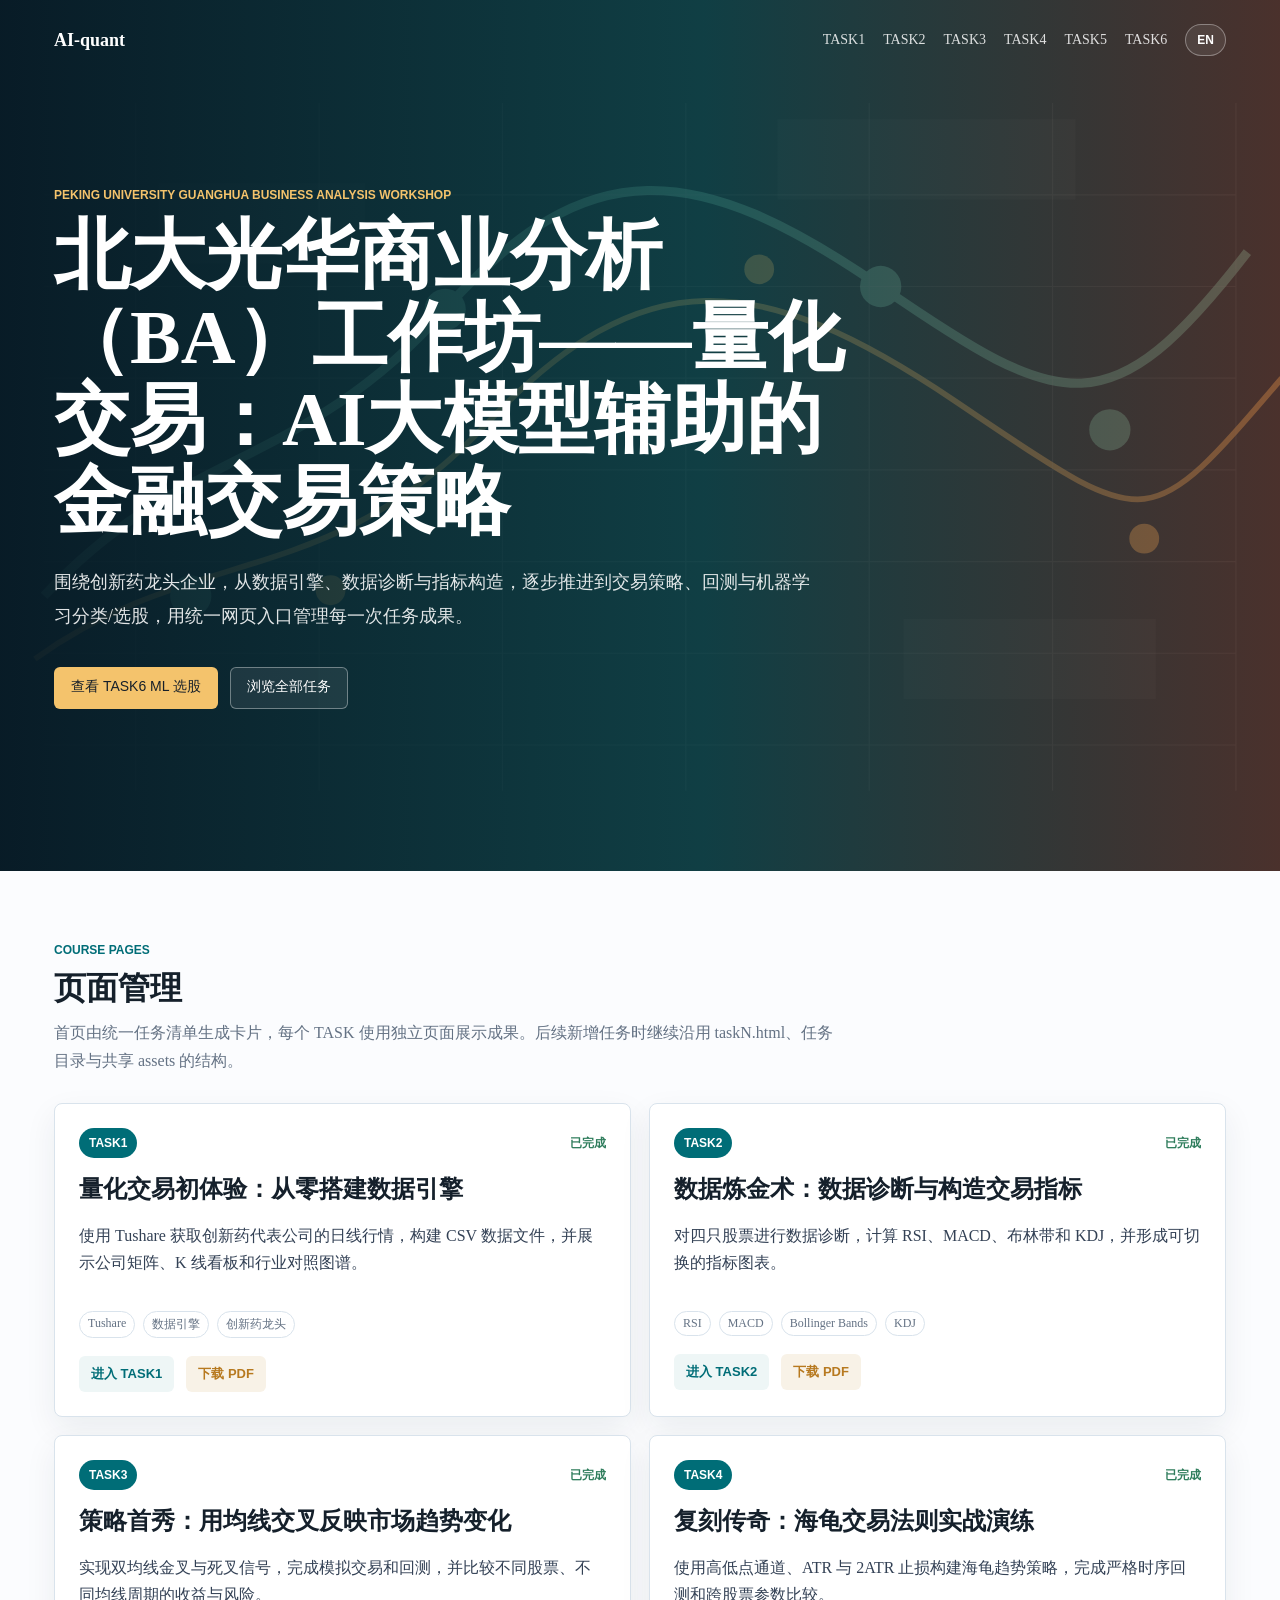
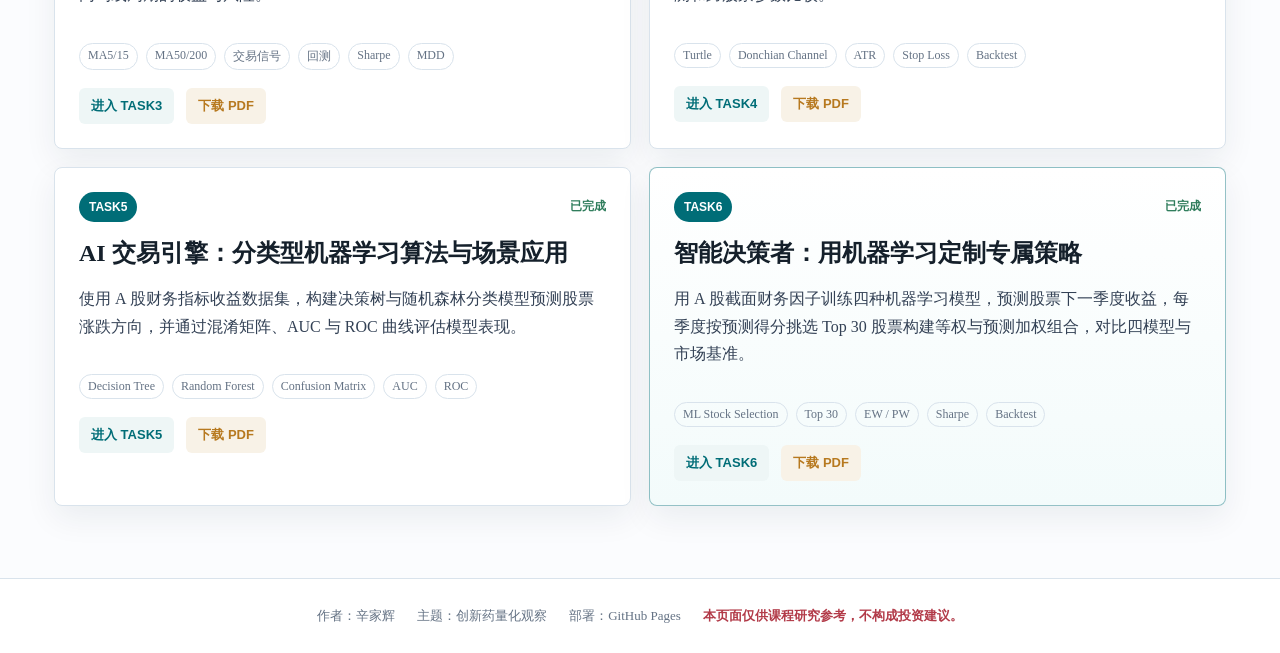
<file: index.html>
<!doctype html>
<html lang="zh-CN">
<head>
  <meta charset="utf-8">
  <meta name="viewport" content="width=device-width, initial-scale=1">
  <title>北大光华商业分析（BA）工作坊——量化交易：AI大模型辅助的金融交易策略</title>
  <link rel="stylesheet" href="assets/styles.css?v=8">
</head>
<body>
  <header class="hero portal-hero">
    <nav class="nav">
      <div class="brand">AI-quant</div>
      <div class="nav-links">
        <a href="task1.html">TASK1</a>
        <a href="task2.html">TASK2</a>
        <a href="task3.html">TASK3</a>
        <a href="task4.html">TASK4</a>
        <a href="task5.html">TASK5</a>
        <a href="task6.html">TASK6</a>
      </div>
    </nav>
    <section class="hero-inner">
      <p class="eyebrow">Peking University Guanghua Business Analysis Workshop</p>
      <h1>北大光华商业分析（BA）工作坊——量化交易：AI大模型辅助的金融交易策略</h1>
      <p class="hero-copy">围绕创新药龙头企业，从数据引擎、数据诊断与指标构造，逐步推进到交易策略、回测与机器学习分类/选股，用统一网页入口管理每一次任务成果。</p>
      <div class="hero-actions">
        <a class="button primary" href="task6.html">查看 TASK6 ML 选股</a>
        <a class="button secondary" href="#tasks">浏览全部任务</a>
      </div>
    </section>
  </header>

  <main>
    <section class="section" id="tasks">
      <div class="section-head">
        <p class="eyebrow">Course Pages</p>
        <h2>页面管理</h2>
        <p>首页由统一任务清单生成卡片，每个 TASK 使用独立页面展示成果。后续新增任务时继续沿用 taskN.html、任务目录与共享 assets 的结构。</p>
      </div>
      <div class="portal-grid" id="taskPortalGrid"></div>
    </section>
  </main>

  <footer class="footer">
    <span>作者：辛家辉</span>
    <span>主题：创新药量化观察</span>
    <span>部署：GitHub Pages</span>
    <strong>本页面仅供课程研究参考，不构成投资建议。</strong>
  </footer>
  <script src="assets/tasks.js?v=1"></script>
  <script src="assets/portal.js?v=1"></script>
  <script src="assets/i18n.js?v=6"></script>
</body>
</html>
</file>
<file: assets/styles.css>
:root {
  color-scheme: light;
  --ink: #15202b;
  --muted: #647284;
  --line: #d9e3ec;
  --panel: #ffffff;
  --soft: #f3f7fb;
  --teal: #006d77;
  --deep: #0f2f3a;
  --red: #b23a48;
  --gold: #b7791f;
  --blue: #2f5597;
  --green: #2f7d5c;
}

* {
  box-sizing: border-box;
}

html {
  scroll-behavior: smooth;
}

body {
  margin: 0;
  font-family: "Songti SC", SimSun, "Noto Serif CJK SC", serif;
  color: var(--ink);
  background: #fbfcfe;
  letter-spacing: 0;
}

a {
  color: inherit;
  text-decoration: none;
}

.hero {
  min-height: 88vh;
  color: #fff;
  background:
    linear-gradient(90deg, rgba(8, 27, 38, .96), rgba(17, 70, 72, .76) 55%, rgba(112, 55, 37, .62)),
    url("data:image/svg+xml,%3Csvg xmlns='http://www.w3.org/2000/svg' viewBox='0 0 1200 760'%3E%3Crect width='1200' height='760' fill='%230d2738'/%3E%3Cg opacity='.68'%3E%3Cpath d='M80 520 C200 390 306 410 430 270 S650 140 810 250 1010 375 1130 220' fill='none' stroke='%236cc3b2' stroke-width='8'/%3E%3Cpath d='M72 575 C210 475 330 515 466 370 S704 235 875 350 1040 470 1160 330' fill='none' stroke='%23f4b860' stroke-width='5'/%3E%3Cpath d='M180 160 h180 v70 H180zM720 104 h260 v70H720zM830 540h220v70H830z' fill='%23ffffff' opacity='.08'/%3E%3Ccircle cx='208' cy='520' r='18' fill='%236cc3b2'/%3E%3Ccircle cx='430' cy='270' r='18' fill='%236cc3b2'/%3E%3Ccircle cx='810' cy='250' r='18' fill='%236cc3b2'/%3E%3Ccircle cx='1010' cy='375' r='18' fill='%236cc3b2'/%3E%3Ccircle cx='330' cy='515' r='13' fill='%23f4b860'/%3E%3Ccircle cx='704' cy='235' r='13' fill='%23f4b860'/%3E%3Ccircle cx='1040' cy='470' r='13' fill='%23f4b860'/%3E%3Cg stroke='%23ffffff' opacity='.16'%3E%3Cpath d='M80 650h1040M80 570h1040M80 490h1040M80 410h1040M80 330h1040M80 250h1040M80 170h1040'/%3E%3Cpath d='M160 90v600M320 90v600M480 90v600M640 90v600M800 90v600M960 90v600M1120 90v600'/%3E%3C/g%3E%3C/g%3E%3C/svg%3E") center/cover;
}

.nav {
  display: flex;
  align-items: center;
  justify-content: space-between;
  max-width: 1220px;
  margin: 0 auto;
  padding: 24px;
}

.brand {
  font-size: 18px;
  font-weight: 700;
}

.nav-links {
  display: flex;
  align-items: center;
  gap: 18px;
  font-size: 14px;
  color: rgba(255, 255, 255, .84);
}

.lang-toggle {
  min-height: 32px;
  border: 1px solid rgba(255, 255, 255, .34);
  border-radius: 999px;
  padding: 5px 11px;
  color: #fff;
  background: rgba(255, 255, 255, .08);
  font-family: Arial, sans-serif;
  font-size: 12px;
  font-weight: 800;
  cursor: pointer;
}

.hero-inner {
  max-width: 1220px;
  margin: 0 auto;
  padding: 12vh 24px 18vh;
}

.eyebrow {
  margin: 0 0 12px;
  color: var(--teal);
  font-family: Arial, sans-serif;
  font-size: 12px;
  font-weight: 800;
  text-transform: uppercase;
}

.hero .eyebrow {
  color: #f4c36c;
}

h1,
h2,
h3,
h4 {
  margin: 0;
  font-weight: 700;
  letter-spacing: 0;
}

h1 {
  max-width: 820px;
  font-size: clamp(40px, 7vw, 76px);
  line-height: 1.08;
}

h2 {
  font-size: 32px;
  line-height: 1.2;
}

.hero-copy {
  max-width: 760px;
  margin: 24px 0 0;
  color: rgba(255, 255, 255, .88);
  font-size: 18px;
  line-height: 1.85;
}

.hero-actions {
  display: flex;
  gap: 12px;
  flex-wrap: wrap;
  margin-top: 34px;
}

.button,
.seg {
  min-height: 42px;
  border: 1px solid transparent;
  border-radius: 6px;
  padding: 10px 16px;
  font-family: Arial, "Songti SC", SimSun, serif;
  font-size: 14px;
  cursor: pointer;
}

.button.primary {
  background: #f4c36c;
  color: #17202a;
}

.button.secondary {
  border-color: rgba(255, 255, 255, .36);
  color: #fff;
  background: rgba(255, 255, 255, .08);
}

.section {
  max-width: 1220px;
  margin: 0 auto;
  padding: 72px 24px;
}

.section-head {
  max-width: 790px;
  margin-bottom: 28px;
}

.section-head p:not(.eyebrow) {
  margin: 12px 0 0;
  color: var(--muted);
  line-height: 1.75;
}

.dashboard-section {
  max-width: none;
  padding-left: max(24px, calc((100vw - 1220px) / 2 + 24px));
  padding-right: max(24px, calc((100vw - 1220px) / 2 + 24px));
  background: linear-gradient(180deg, #ffffff 0%, #f5f9fc 100%);
}

.control-row {
  display: flex;
  gap: 8px;
  flex-wrap: wrap;
  margin-bottom: 16px;
}

.sticky-control {
  position: sticky;
  top: 0;
  z-index: 5;
  width: fit-content;
  border: 1px solid rgba(217, 227, 236, .88);
  border-radius: 8px;
  padding: 6px;
  background: rgba(255, 255, 255, .9);
  backdrop-filter: blur(14px);
}

.seg {
  border-color: var(--line);
  background: #fff;
  color: var(--ink);
}

.seg.active {
  border-color: var(--teal);
  background: var(--teal);
  color: #fff;
}

.dashboard-grid {
  display: grid;
  grid-template-columns: 310px minmax(0, 1fr);
  gap: 18px;
  align-items: stretch;
  overflow: hidden;
}

.quote-panel,
.insight-panel,
.metric-card,
.report-card,
.chart-panel {
  border: 1px solid var(--line);
  border-radius: 8px;
  background: var(--panel);
  box-shadow: 0 12px 32px rgba(15, 47, 58, .07);
}

.quote-panel {
  padding: 20px;
  background: linear-gradient(180deg, #ffffff 0%, #f7fbfb 100%);
}

.quote-head {
  display: flex;
  justify-content: space-between;
  gap: 12px;
}

.quote-head h3 {
  font-size: 26px;
}

.quote-head span:not(.status-dot) {
  color: var(--muted);
  font-family: Arial, sans-serif;
}

.status-dot {
  align-self: flex-start;
  border-radius: 999px;
  padding: 5px 9px;
  color: #fff;
  background: var(--deep);
  font-size: 12px;
  white-space: nowrap;
}

.price-row {
  display: flex;
  align-items: baseline;
  gap: 14px;
  margin-top: 24px;
}

.price-row strong {
  font-family: Georgia, serif;
  font-size: 48px;
  line-height: 1;
}

.positive {
  color: var(--green);
}

.negative {
  color: var(--red);
}

.quote-stats {
  display: grid;
  grid-template-columns: 1fr 1fr;
  gap: 10px;
  margin-top: 22px;
}

.quote-stats div,
.tech-grid div {
  border: 1px solid var(--line);
  border-radius: 8px;
  padding: 12px;
  background: #fff;
}

.quote-stats span,
.tech-grid span,
.metric-line span {
  display: block;
  color: var(--muted);
  font-size: 12px;
}

.quote-stats strong,
.tech-grid strong {
  display: block;
  margin-top: 6px;
  font-family: Arial, sans-serif;
  font-size: 18px;
}

.thesis-box {
  margin-top: 20px;
  border-left: 4px solid var(--teal);
  padding: 2px 0 2px 14px;
}

.thesis-box h4,
.analysis-list h4 {
  font-size: 15px;
}

.thesis-box p,
.analysis-list p {
  margin: 8px 0 0;
  color: #334155;
  line-height: 1.68;
}

.kline-panel {
  grid-row: span 2;
}

.insight-panel {
  padding: 18px;
}

.tech-grid {
  display: grid;
  grid-template-columns: repeat(4, minmax(0, 1fr));
  gap: 10px;
  margin-top: 14px;
}

.tech-grid em {
  display: block;
  margin-top: 4px;
  color: var(--muted);
  font-style: normal;
  font-size: 12px;
}

.analysis-list {
  display: grid;
  grid-template-columns: 1fr 1fr;
  gap: 10px 16px;
  margin-top: 12px;
}

.analysis-list h4 {
  grid-column: span 1;
  color: var(--teal);
}

.analysis-list p {
  border-top: 1px solid var(--line);
  padding-top: 10px;
}

.metric-grid,
.report-grid {
  display: grid;
  grid-template-columns: repeat(4, minmax(0, 1fr));
  gap: 16px;
}

.metric-card {
  padding: 18px;
}

.metric-top {
  display: flex;
  justify-content: space-between;
  gap: 12px;
  min-height: 56px;
}

.metric-card h3,
.report-card h3 {
  font-size: 20px;
}

.badge {
  align-self: flex-start;
  border-radius: 999px;
  padding: 5px 8px;
  color: #fff;
  background: var(--teal);
  font-family: Arial, sans-serif;
  font-size: 12px;
  white-space: nowrap;
}

.metric-list {
  display: grid;
  gap: 10px;
  margin-top: 18px;
}

.metric-line {
  display: flex;
  justify-content: space-between;
  gap: 12px;
  border-top: 1px solid var(--line);
  padding-top: 10px;
  font-family: Arial, "Songti SC", SimSun, serif;
}

.visual-band {
  max-width: none;
  padding-left: max(24px, calc((100vw - 1220px) / 2 + 24px));
  padding-right: max(24px, calc((100vw - 1220px) / 2 + 24px));
  background: var(--soft);
  overflow: hidden;
}

.chart-stack {
  display: grid;
  grid-template-columns: minmax(0, 1fr);
  gap: 18px;
  min-width: 0;
  overflow: hidden;
}

.chart-panel {
  padding: 18px;
  width: 100%;
  max-width: 100%;
  min-width: 0;
  overflow: hidden;
}

.panel-title {
  font-weight: 700;
  margin-bottom: 10px;
}

.chart {
  width: 100%;
  max-width: 100%;
  height: 420px;
  min-width: 0;
  overflow: hidden;
}

.chart > div,
.chart canvas {
  max-width: 100% !important;
}

.chart.tall {
  height: 560px;
}

.caption {
  margin: 10px 0 0;
  color: var(--muted);
  font-size: 14px;
  line-height: 1.65;
}

.report-card {
  display: flex;
  flex-direction: column;
  min-height: 330px;
  padding: 20px;
}

.report-meta {
  margin-top: 10px;
  color: var(--muted);
  font-size: 13px;
  line-height: 1.7;
}

.report-card p {
  margin: 16px 0 0;
  color: #2d3748;
  line-height: 1.72;
}

.tags {
  display: flex;
  gap: 8px;
  flex-wrap: wrap;
  margin-top: auto;
  padding-top: 18px;
}

.tag {
  border: 1px solid var(--line);
  border-radius: 999px;
  padding: 4px 8px;
  color: var(--muted);
  font-size: 12px;
}

.csv-link {
  display: inline-flex;
  align-items: center;
  justify-content: center;
  width: fit-content;
  min-height: 36px;
  margin-top: 16px;
  border-radius: 6px;
  padding: 8px 12px;
  background: #eef6f6;
  color: var(--teal);
  font-family: Arial, "Songti SC", SimSun, serif;
  font-size: 13px;
  font-weight: 700;
}

.footer {
  display: flex;
  flex-wrap: wrap;
  gap: 12px 22px;
  justify-content: center;
  border-top: 1px solid var(--line);
  padding: 28px 24px;
  color: var(--muted);
  background: #fff;
  font-size: 13px;
}

.footer strong {
  color: var(--red);
}

.portal-hero,
.task2-hero,
.task3-hero {
  min-height: 76vh;
}

.task4-hero {
  min-height: 76vh;
  background:
    linear-gradient(100deg, rgba(9, 31, 31, .97), rgba(17, 82, 72, .84) 58%, rgba(116, 79, 31, .72)),
    repeating-linear-gradient(90deg, transparent 0 79px, rgba(255,255,255,.045) 80px 81px),
    linear-gradient(135deg, #0b302f, #286c5d);
}

.task5-hero {
  min-height: 76vh;
  background:
    linear-gradient(100deg, rgba(13, 26, 60, .97), rgba(38, 64, 132, .84) 58%, rgba(120, 47, 90, .72)),
    radial-gradient(circle at 78% 32%, rgba(120, 169, 232, .28), transparent 30%),
    repeating-linear-gradient(45deg, transparent 0 38px, rgba(255,255,255,.04) 39px 40px),
    linear-gradient(135deg, #0d1a3c, #2a3f7d);
}

.task6-hero {
  min-height: 76vh;
  background:
    linear-gradient(100deg, rgba(40, 14, 50, .97), rgba(110, 38, 96, .84) 58%, rgba(178, 58, 72, .72)),
    radial-gradient(circle at 22% 78%, rgba(232, 165, 120, .26), transparent 30%),
    repeating-linear-gradient(135deg, transparent 0 32px, rgba(255,255,255,.035) 33px 34px),
    linear-gradient(135deg, #1a0a26, #6e2660);
}

.task5-metric-grid {
  grid-template-columns: repeat(auto-fit, minmax(180px, 1fr));
}

.task5-figure-grid {
  display: grid;
  grid-template-columns: repeat(2, minmax(0, 1fr));
  gap: 18px;
}

.task5-figure-grid .chart-panel {
  display: flex;
  flex-direction: column;
}

.task5-figure-grid img {
  width: 100%;
  border-radius: 6px;
  border: 1px solid var(--line);
  background: #fff;
}

@media (max-width: 760px) {
  .task5-figure-grid {
    grid-template-columns: 1fr;
  }
}

.portal-grid {
  display: grid;
  grid-template-columns: repeat(2, minmax(0, 1fr));
  gap: 18px;
}

.small-grid {
  grid-template-columns: repeat(2, minmax(0, 1fr));
}

.portal-card,
.indicator-card {
  border: 1px solid var(--line);
  border-radius: 8px;
  background: #fff;
  box-shadow: 0 12px 32px rgba(15, 47, 58, .07);
}

.portal-card {
  min-height: 300px;
  padding: 24px;
}

.portal-card.featured {
  border-color: rgba(0, 109, 119, .42);
  background: linear-gradient(180deg, #ffffff 0%, #f3fbfb 100%);
}

.task3-hero {
  background:
    linear-gradient(100deg, rgba(8, 27, 38, .97), rgba(24, 72, 86, .84) 55%, rgba(89, 74, 34, .70)),
    radial-gradient(circle at 76% 38%, rgba(244, 195, 108, .32), transparent 28%),
    repeating-linear-gradient(0deg, transparent 0 54px, rgba(255, 255, 255, .055) 55px 56px),
    linear-gradient(135deg, #0f2f3a, #235c67);
}

.task-card-head,
.task-actions,
.strategy-toolbar {
  display: flex;
  align-items: center;
  gap: 12px;
}

.task-card-head {
  justify-content: space-between;
}

.task-status {
  color: var(--green);
  font-size: 12px;
  font-weight: 700;
}

.task-actions {
  flex-wrap: wrap;
  margin-top: 18px;
}

.task-actions .csv-link,
.task-actions .secondary-link {
  margin: 0;
}

.strategy-concepts .indicator-card:nth-child(1) h3,
.strategy-value.positive {
  color: var(--green);
}

.strategy-concepts .indicator-card:nth-child(2) h3,
.strategy-value.negative {
  color: var(--red);
}

.strategy-toolbar {
  align-items: flex-start;
  justify-content: space-between;
  margin-bottom: 22px;
  border: 1px solid var(--line);
  border-radius: 8px;
  padding: 16px;
  background: #fff;
}

.strategy-toolbar > div {
  flex: 1;
}

.control-label {
  display: block;
  margin-bottom: 10px;
  color: var(--deep);
  font-size: 13px;
  font-weight: 700;
}

.task3-control {
  position: static;
  margin: 0;
  padding: 0;
  background: transparent;
  box-shadow: none;
}

.strategy-value {
  margin: 24px 0 10px;
  color: var(--deep);
  font-family: Arial, sans-serif;
  font-size: 38px;
  font-weight: 800;
}

.task3-stack {
  margin-top: 20px;
}

.comparison-panel {
  margin-bottom: 20px;
}

.task3-table-wrap {
  margin-top: 20px;
}

.task3-table-wrap .data-table td:first-child,
.task3-table-wrap .data-table th:first-child {
  text-align: left;
}

.task3-table-wrap .data-table td:not(:first-child),
.task3-table-wrap .data-table th:not(:first-child) {
  text-align: center;
}

.task-mark {
  display: inline-flex;
  align-items: center;
  min-height: 30px;
  border-radius: 999px;
  padding: 5px 10px;
  color: #fff;
  background: var(--teal);
  font-family: Arial, sans-serif;
  font-size: 12px;
  font-weight: 800;
}

.portal-card h3 {
  margin-top: 16px;
  font-size: 24px;
  line-height: 1.32;
}

.portal-card p,
.indicator-card p {
  color: #334155;
  line-height: 1.72;
}

.secondary-link {
  margin-left: 8px;
  background: #f8f2e7;
  color: var(--gold);
}

.table-wrap {
  width: 100%;
  overflow-x: auto;
  border: 1px solid var(--line);
  border-radius: 8px;
  background: #fff;
  box-shadow: 0 12px 32px rgba(15, 47, 58, .05);
}

.data-table {
  width: 100%;
  border-collapse: collapse;
  min-width: 720px;
  font-family: Arial, "Songti SC", SimSun, serif;
  font-size: 14px;
}

.data-table th,
.data-table td {
  border-bottom: 1px solid var(--line);
  padding: 12px 14px;
  text-align: right;
}

.data-table th:first-child,
.data-table td:first-child {
  text-align: left;
}

.data-table th {
  color: var(--deep);
  background: #e9f4f7;
}

.indicator-grid {
  display: grid;
  grid-template-columns: repeat(4, minmax(0, 1fr));
  gap: 14px;
  margin-bottom: 18px;
}

.indicator-card {
  padding: 18px;
}

.indicator-card h3 {
  font-size: 22px;
  color: var(--teal);
}

.task2-stack {
  margin-top: 18px;
}

.chart.compact {
  height: 360px;
}

@media (max-width: 1080px) {
  .dashboard-grid {
    grid-template-columns: 1fr;
  }

  .kline-panel {
    grid-row: auto;
  }

  .metric-grid,
  .report-grid,
  .indicator-grid {
    grid-template-columns: repeat(2, minmax(0, 1fr));
  }
}

@media (max-width: 760px) {
  .nav {
    align-items: flex-start;
    flex-direction: column;
    gap: 14px;
  }

  .nav-links {
    width: 100%;
    justify-content: flex-start;
    flex-wrap: wrap;
    gap: 10px;
  }

  .hero-inner {
    padding-top: 9vh;
  }

  .sticky-control {
    position: static;
    width: 100%;
  }

  .control-row .seg {
    flex: 1 1 calc(50% - 8px);
  }

  .metric-grid,
  .report-grid,
  .tech-grid,
  .analysis-list,
  .portal-grid,
  .small-grid,
  .indicator-grid {
    grid-template-columns: 1fr;
  }

  .chart,
  .chart.tall {
    height: 360px;
  }

  .chart.compact {
    height: 320px;
  }

  .price-row strong {
    font-size: 42px;
  }

  h2 {
    font-size: 27px;
  }

  .strategy-toolbar {
    flex-direction: column;
  }

  .strategy-toolbar > div {
    width: 100%;
  }
}
</file>
